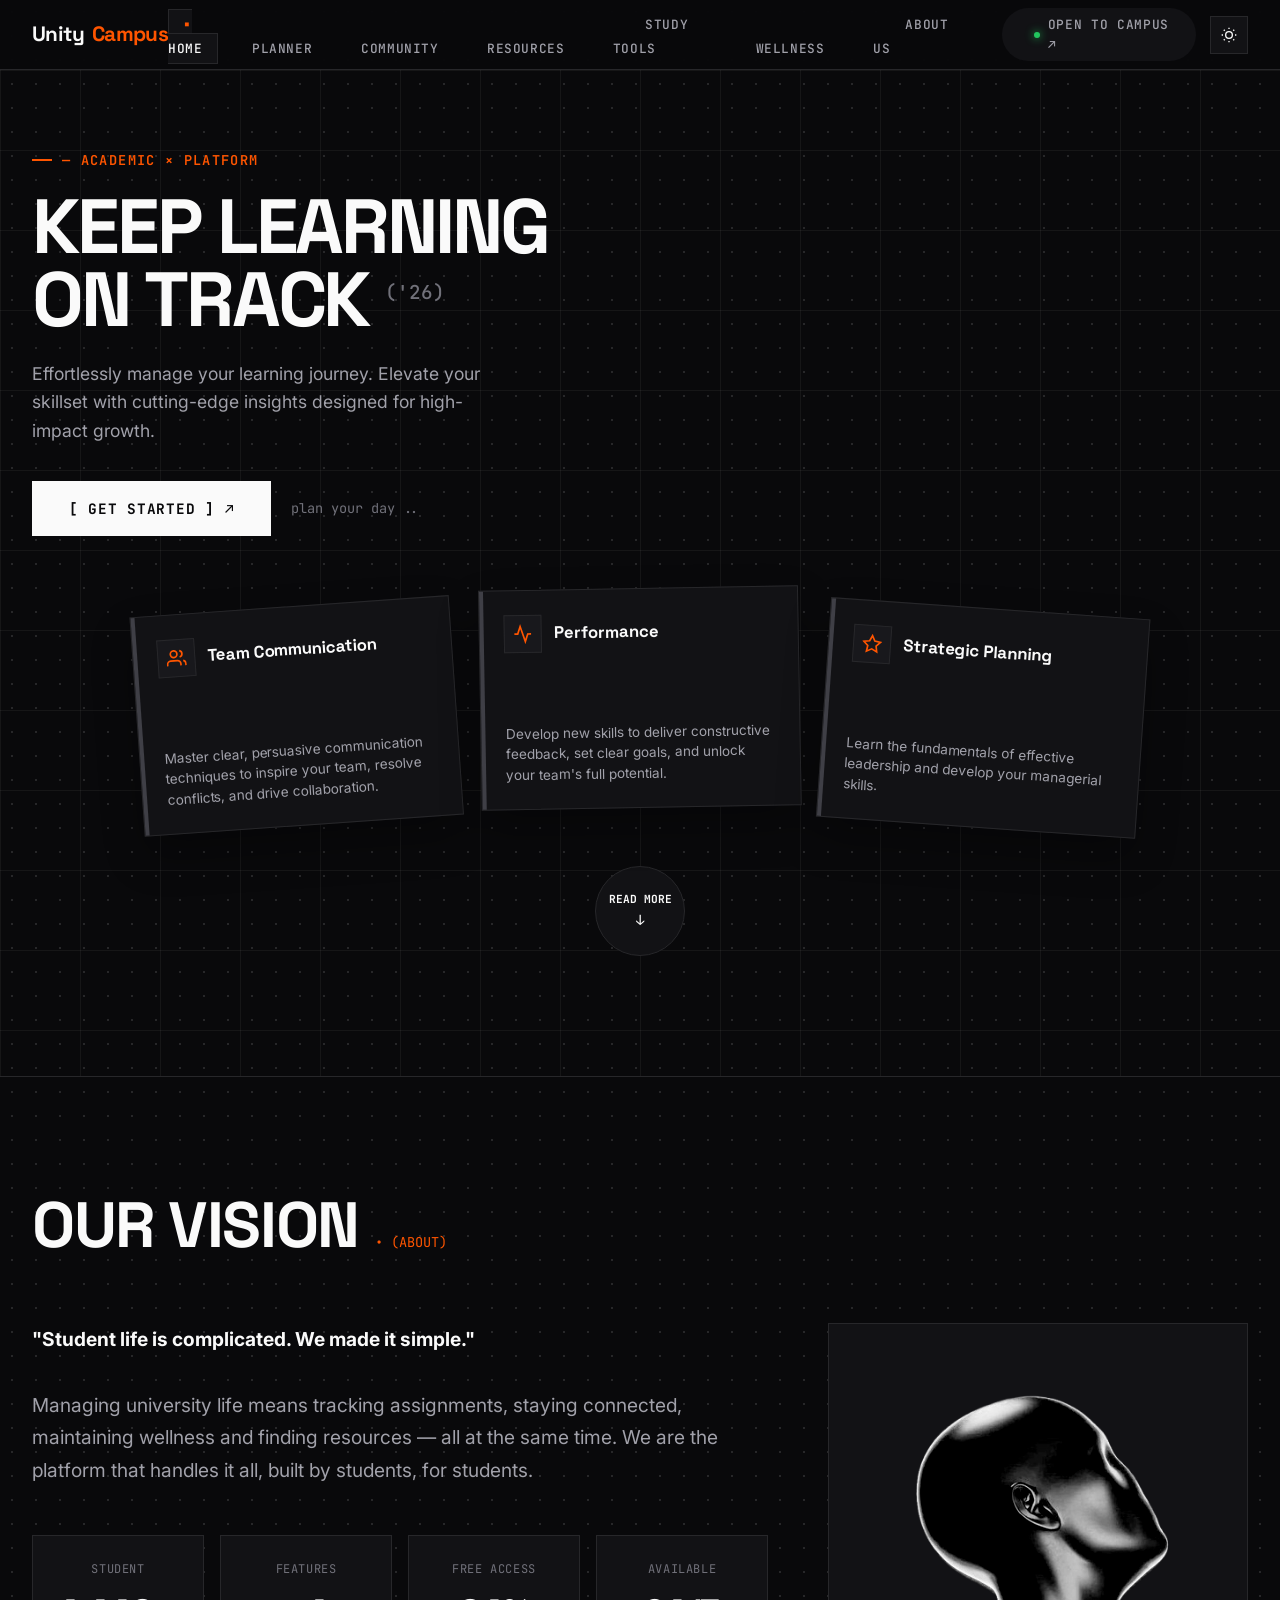
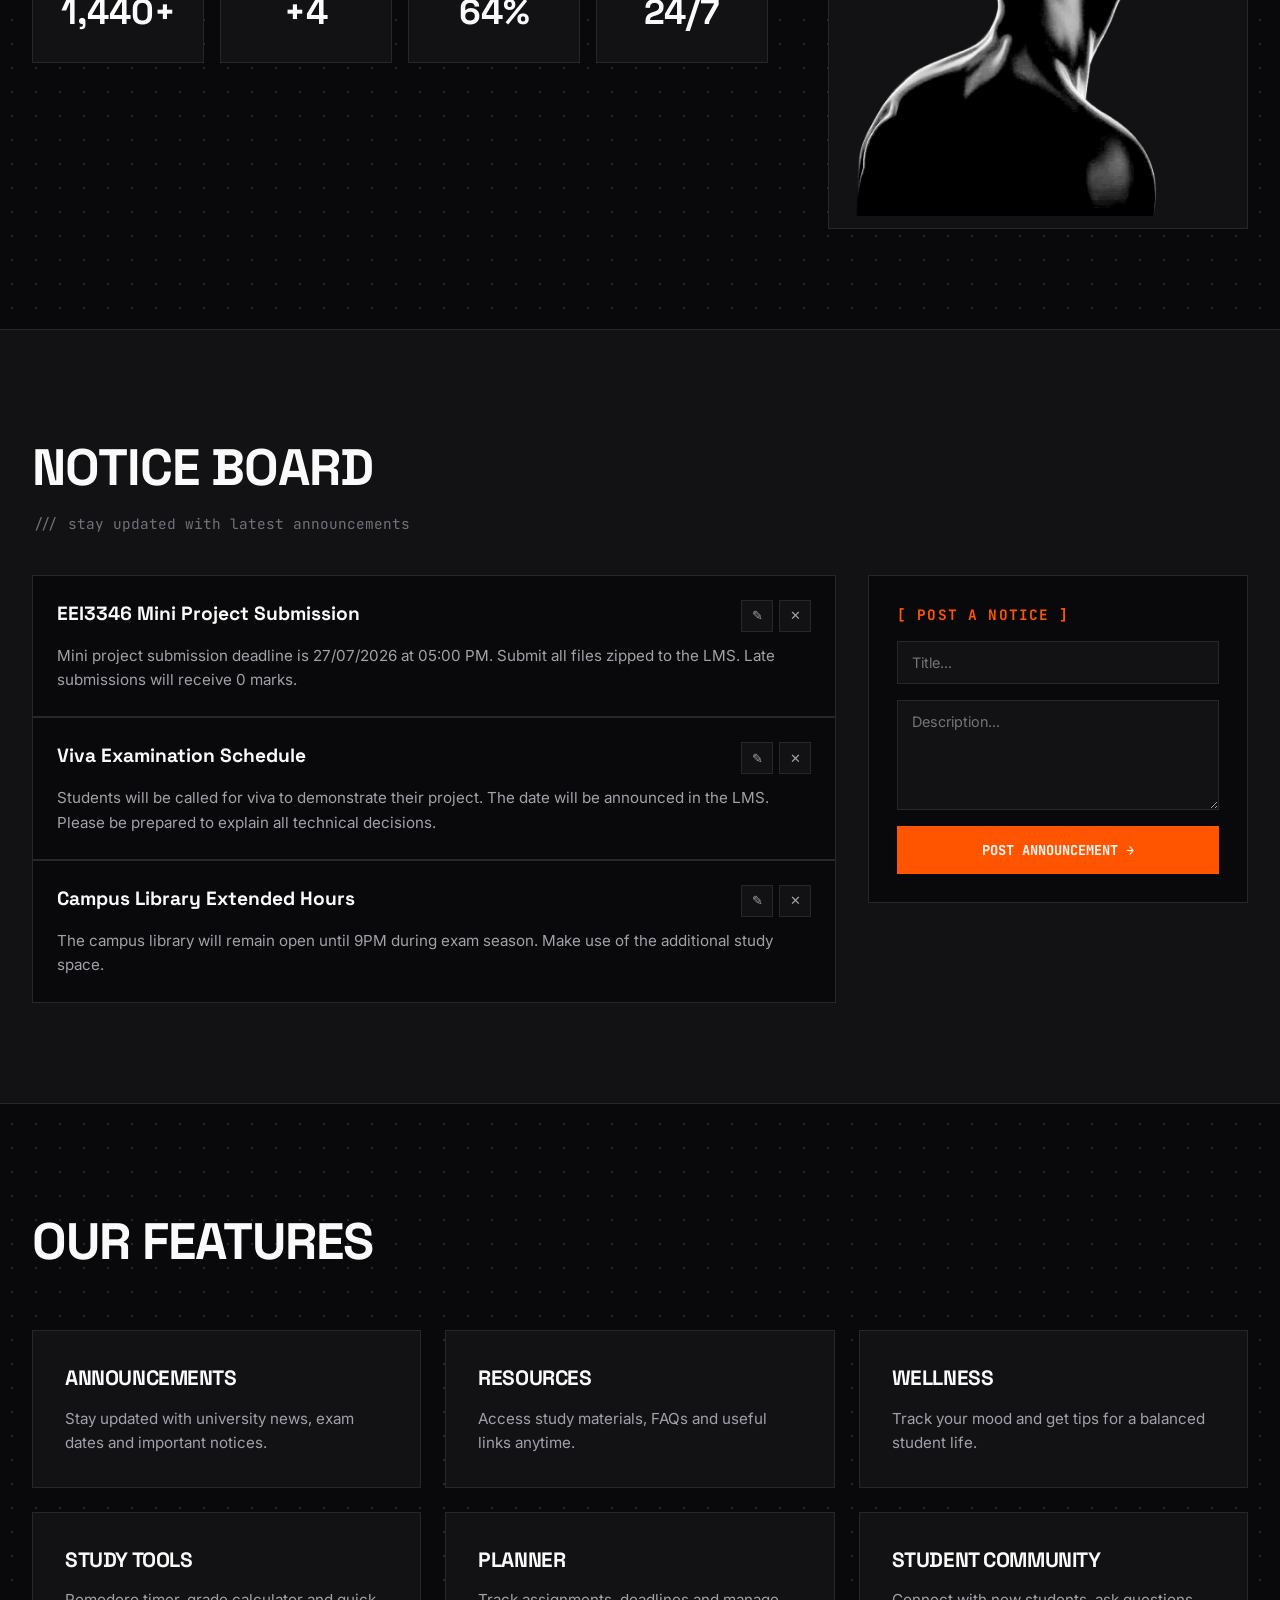
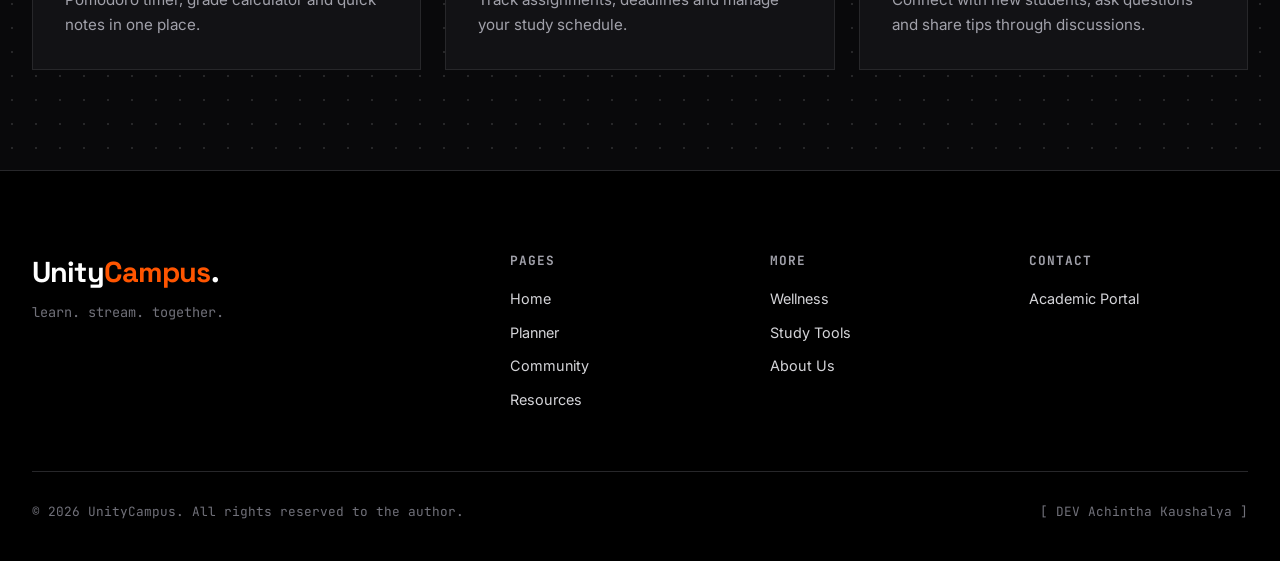
<file: index.html>
<!DOCTYPE html>
<html lang="en" data-theme="dark">

<head>
    <meta charset="UTF-8">
    <meta name="viewport" content="width=device-width, initial-scale=1.0">
    <title>UnityCampus — Industrial Academic Platform</title>
    <link rel="icon" href="https://api.iconify.design/lucide:graduation-cap.svg?color=%23ff5500" type="image/svg+xml">
    
    <!-- Google Fonts: Space Grotesk, JetBrains Mono & Inter -->
    <link rel="preconnect" href="https://fonts.googleapis.com">
    <link rel="preconnect" href="https://fonts.gstatic.com" crossorigin>
    <link href="https://fonts.googleapis.com/css2?family=Inter:wght@300;400;500;600;700&family=JetBrains+Mono:wght@400;500;600;700&family=Space+Grotesk:wght@500;700;800&display=swap" rel="stylesheet">
    <link rel="stylesheet" href="pages/style.css">
</head>

<body class="dot-matrix-bg">

   
    <div id="loadingOverlay" class="loading-overlay">
        <svg class="loader-icon" viewBox="0 0 512 512">
            <path fill="currentColor" d="M178.4 251.8l-145 144c-1.9 1.9-4.6 2.8-7.4 2.8s-4.6-.9-7.4-2.8L2.8 380.1c-1.9-1.9-2.8-4.6-2.8-7.4s.9-4.6 2.8-7.4l121.7-121.7L3.7 122.7c-1.9-1.9-2.8-4.6-2.8-7.4s.9-4.6 2.8-7.4L19.5 92c1.9-1.9 4.6-2.8 7.4-2.8s4.6.9 7.4 2.8l144 145.9c1.9 1.9 2.8 4.6 2.8 7.4.1 1.9-.8 4.7-2.7 6.5M512 393.1v19.5c0 2.8-.9 5.6-2.8 7.4-1.9 1.9-4.6 2.8-7.4 2.8H204.4c-2.8 0-5.6-.9-7.4-2.8-1.9-1.9-2.8-4.6-2.8-7.4v-19.5c0-2.8.9-5.6 2.8-7.4 1.9-1.9 4.6-2.8 7.4-2.8h297.4c2.8 0 5.6.9 7.4 2.8 1.9 1.8 2.8 4.6 2.8 7.4"/>
        </svg>
        <div class="progress-track">
            <div class="progress-fill"></div>
        </div>
    </div>

    
    <nav class="navbar">
        <div class="navbar-container">
            <a href="index.html" class="navbar-logo">
                Unity<span>Campus</span>
            </a>

            <button class="navbar-toggle" id="navbarToggle" aria-label="Toggle Menu">
                <span class="bar"></span>
                <span class="bar"></span>
                <span class="bar"></span>
            </button>

            <ul class="navbar-menu" id="navbarMenu">
                <li><a href="index.html" class="active">Home</a></li>
                <li><a href="pages/planner.html">Planner</a></li>
                <li><a href="pages/community.html">Community</a></li>
                <li><a href="pages/resources.html">Resources</a></li>
                <li><a href="pages/study tools.html">Study Tools</a></li>
                <li><a href="pages/wellness.html">Wellness</a></li>
                <li><a href="pages/about us.html">About Us</a></li>
                <li>
                    <a href="#notice" class="nav-status-pill">
                        <span class="dot"></span>
                        <span>Open to Campus ↗</span>
                    </a>
                </li>
                <li>
                    <button class="theme-toggle" id="themeToggle" aria-label="Toggle Theme">
                        <svg id="sunIcon" viewBox="0 0 24 24">
                            <circle cx="12" cy="12" r="5"></circle>
                            <line x1="12" y1="1" x2="12" y2="3"></line>
                            <line x1="12" y1="21" x2="12" y2="23"></line>
                            <line x1="4.22" y1="4.22" x2="5.64" y2="5.64"></line>
                            <line x1="18.36" y1="18.36" x2="19.78" y2="19.78"></line>
                            <line x1="1" y1="12" x2="3" y2="12"></line>
                            <line x1="21" y1="12" x2="23" y2="12"></line>
                            <line x1="4.22" y1="19.78" x2="5.64" y2="18.36"></line>
                            <line x1="18.36" y1="5.64" x2="19.78" y2="4.22"></line>
                        </svg>
                        <svg id="moonIcon" viewBox="0 0 24 24" style="display: none;">
                            <path d="M21 12.79A9 9 0 1 1 11.21 3 7 7 0 0 0 21 12.79z"></path>
                        </svg>
                    </button>
                </li>
            </ul>
        </div>
    </nav>

    
    <section class="custom-card grid-line-bg">
        <div class="hero-inner-container">
            <div class="hero-meta-tag">— ACADEMIC × PLATFORM</div>
            
            <div class="hero-main-grid">
                <div>
                    <h1 class="hero-text">
                        Keep learning <br>On Track <span class="year-badge">('26)</span>
                    </h1>
                    <p class="des">
                        Effortlessly manage your learning journey. Elevate your skillset with cutting-edge insights designed for high-impact growth.
                    </p>
                    <div class="hero-cta-wrap">
                        <a href="#planner" class="button1">[ Get Started ] ↗</a>
                        <span class="button-des">plan your day ..</span>
                    </div>
                </div>
            </div>

          
            <div class="boxes-wrapper">
                <div class="box box-1">
                    <div class="com-con">
                        <div class="icon-circle">
                            <svg viewBox="0 0 24 24"><path d="M17 21v-2a4 4 0 0 0-4-4H5a4 4 0 0 0-4 4v2"/><circle cx="9" cy="7" r="4"/><path d="M23 21v-2a4 4 0 0 0-3-3.87"/><path d="M16 3.13a4 4 0 0 1 0 7.75"/></svg>
                        </div>
                        <p class="tag">Team Communication</p>
                    </div>
                    <p class="desc-card">Master clear, persuasive communication techniques to inspire your team, resolve conflicts, and drive collaboration.</p>
                </div>

                <div class="box box-2">
                    <div class="growth-con">
                        <div class="icon-circle">
                            <svg viewBox="0 0 24 24"><polyline points="22 12 18 12 15 21 9 3 6 12 2 12"/></svg>
                        </div>
                        <p class="tag">Performance</p>
                    </div>
                    <p class="desc-card">Develop new skills to deliver constructive feedback, set clear goals, and unlock your team's full potential.</p>
                </div>

                <div class="box box-3">
                    <div class="plan-con">
                        <div class="icon-circle">
                            <svg viewBox="0 0 24 24"><polygon points="12 2 15.09 8.26 22 9.27 17 14.14 18.18 21.02 12 17.77 5.82 21.02 7 14.14 2 9.27 8.91 8.26 12 2"/></svg>
                        </div>
                        <p class="tag">Strategic Planning</p>
                    </div>
                    <p class="desc-card">Learn the fundamentals of effective leadership and develop your managerial skills.</p>
                </div>
            </div>

            <div class="hero-action-bottom">
                <div class="readmore">
                    <a href="#notice" class="arrow">
                        <span>READ MORE</span>
                        <span style="font-size: 14px; margin-top: 2px;">↓</span>
                    </a>
                </div>
            </div>
        </div>
    </section>

    
    <section class="container2">
        <div class="vision-header">
            <h2 class="vision">Our Vision</h2>
            <span class="vision-subtag">• (ABOUT)</span>
        </div>

        <div class="vision-content">
            <div class="vision-left">
                <p class="description">
                    <strong>"Student life is complicated. We made it simple."</strong><br><br>
                    Managing university life means tracking assignments, staying connected, maintaining wellness and finding resources — all at the same time. We are the platform that handles it all, built by students, for students.
                </p>

                <div class="container3">
                    <div class="container4">
                        <p class="student">Student</p>
                        <p class="student1"><span id="Counter">0</span>+</p>
                    </div>
                    <div class="container4">
                        <p class="features">Features</p>
                        <p class="features1">+<span id="FeatureCounter">0</span></p>
                    </div>
                    <div class="container4">
                        <p class="student">Free Access</p>
                        <p class="free1"><span id="spanCounter">0</span>%</p>
                    </div>
                    <div class="container4">
                        <p class="available">Available</p>
                        <p class="available1">24/7</p>
                    </div>
                </div>
            </div>

            <div class="vision-image-container">
                <img src="images/vision1.png" alt="Campus Vision" class="vision-img" onerror="this.src='https://placehold.co/600x800/18181c/a1a1aa?text=UnityCampus+Vision'">
            </div>
        </div>
    </section>

    <!-- 5. NOTICE BOARD SECTION -->
    <section class="notice-page" id="notice">
        <div class="notice-inner">
            <div class="notice-header">
                <h2 class="notice-title">Notice Board</h2>
                <p class="notice-sub">/// stay updated with latest announcements</p>
            </div>

            <div class="notice-layout">
                <div class="notices-left">
                    <div id="noticesList"></div>
                </div>

                <div class="notices-right">
                    <div class="notice-form-card">
                        <p class="form-title" id="formTitle">[ Post a Notice ]</p>
                        <input type="text" id="noticeTitle" placeholder="Title..." class="notice-input">
                        <textarea id="noticeContent" placeholder="Description..." class="notice-input notice-textarea"></textarea>
                        <button class="notice-post-btn" id="noticeSubmitBtn" onclick="submitNotice()">Post Announcement →</button>
                        <button class="notice-cancel-btn" id="noticeCancelBtn" onclick="cancelEdit()" style="display:none;">Cancel Edit</button>
                    </div>
                </div>
            </div>
        </div>
    </section>

    <!--FEATURES GRID SECTION -->
    <section class="container10">
        <h2 class="text2">Our Features</h2>

        <div class="featuresgrid">
            <div class="card2">
                <h3 class="cardtext">Announcements</h3>
                <p class="cardtext2">Stay updated with university news, exam dates and important notices.</p>
            </div>

            <div class="card2">
                <h3 class="cardtext">Resources</h3>
                <p class="cardtext2">Access study materials, FAQs and useful links anytime.</p>
            </div>

            <div class="card2">
                <h3 class="cardtext">Wellness</h3>
                <p class="cardtext2">Track your mood and get tips for a balanced student life.</p>
            </div>

            <div class="card2">
                <h3 class="cardtext">Study Tools</h3>
                <p class="cardtext2">Pomodoro timer, grade calculator and quick notes in one place.</p>
            </div>

            <div class="card2">
                <h3 class="cardtext">Planner</h3>
                <p class="cardtext2">Track assignments, deadlines and manage your study schedule.</p>
            </div>

            <div class="card2">
                <h3 class="cardtext">Student Community</h3>
                <p class="cardtext2">Connect with new students, ask questions and share tips through discussions.</p>
            </div>
        </div>
    </section>

    <!-- FOOTER -->
    <footer class="footer">
        <div class="top">
            <div>
                <p class="logo">Unity<span>Campus</span>.</p>
                <p class="footer-tagline">learn. stream. together.</p>
            </div>
            <div class="footercol">
                <p class="footerheading">Pages</p>
                <a href="index.html">Home</a>
                <a href="#planner">Planner</a>
                <a href="#community">Community</a>
                <a href="#resources">Resources</a>
            </div>
            <div class="footercol">
                <p class="footerheading">More</p>
                <a href="#wellness">Wellness</a>
                <a href="#study-tools">Study Tools</a>
                <a href="#about">About Us</a>
            </div>
            <div class="footercol">
                <p class="footerheading">Contact</p>
                <a href="mailto:contact@unitycampus.edu">Academic Portal</a>
            </div>
        </div>

        <div class="footerbottom">
            <p>© 2026 UnityCampus. All rights reserved to the author.</p>
            <p>[ DEV Achintha Kaushalya ]</p>
        </div>
    </footer>

    <script src="pages/app.js"></script>
</body>

</html>
</file>
<file: pages/style.css>
:root {
    --bg: #09090B;
    --surface: #121215;
    --surface-elevated: #18181C;
    --border: #27272A;
    --border-strong: #3F3F46;
    --text-primary: #FAFAFA;
    --text-secondary: #A1A1AA;
    --text-tertiary: #71717A;
    --accent: #FF5500;
    --accent-hover: #E04B00;
    --accent-glow: rgba(255, 85, 0, 0.15);
    --grid-line: rgba(255, 255, 255, 0.05);
    --dot-color: rgba(255, 255, 255, 0.12);
    --transition-fast: cubic-bezier(0.16, 1, 0.3, 1);
}

[data-theme="light"] {
    --bg: #EAEAEB;
    --surface: #F4F4F5;
    --surface-elevated: #FFFFFF;
    --border: #D4D4D8;
    --border-strong: #A1A1AA;
    --text-primary: #09090B;
    --text-secondary: #52525B;
    --text-tertiary: #71717A;
    --accent: #FF5500;
    --accent-hover: #D94800;
    --accent-glow: rgba(255, 85, 0, 0.1);
    --grid-line: rgba(0, 0, 0, 0.06);
    --dot-color: rgba(0, 0, 0, 0.15);
}


* {
    margin: 0;
    padding: 0;
    box-sizing: border-box;
    -webkit-font-smoothing: antialiased;
}

html {
    scroll-behavior: smooth;
}

body {
    padding-top: 70px;
    overflow-x: hidden;
    background-color: var(--bg);
    color: var(--text-primary);
    font-family: 'Inter', -apple-system, BlinkMacSystemFont, sans-serif;
    line-height: 1.5;
    transition: background-color 0.3s var(--transition-fast), color 0.3s var(--transition-fast);
}


.dot-matrix-bg {
    background-image: radial-gradient(var(--dot-color) 1px, transparent 1px);
    background-size: 24px 24px;
}

.grid-line-bg {
    background-image: linear-gradient(var(--grid-line) 1px, transparent 1px),
        linear-gradient(90deg, var(--grid-line) 1px, transparent 1px);
    background-size: 80px 80px;
}


h1,
h2,
h3,
h4,
.font-display {
    font-family: 'Space Grotesk', sans-serif;
    text-transform: uppercase;
    letter-spacing: -0.02em;
}

.font-mono {
    font-family: 'JetBrains Mono', monospace;
}


.loading-overlay {
    position: fixed;
    top: 0;
    left: 0;
    width: 100vw;
    height: 100vh;
    background-color: #09090B;
    display: flex;
    flex-direction: column;
    justify-content: center;
    align-items: center;
    z-index: 99999;
    transition: opacity 0.5s ease, visibility 0.5s ease;
}

.loading-overlay.hidden {
    opacity: 0;
    visibility: hidden;
    pointer-events: none;
}

.loader-icon {
    width: 42px;
    height: 42px;
    margin-bottom: 20px;
    color: var(--accent);
    animation: blink 1s linear infinite;
}

.progress-track {
    width: 200px;
    height: 3px;
    background: #27272A;
    overflow: hidden;
}

.progress-fill {
    height: 100%;
    width: 0%;
    background-color: var(--accent);
    animation: fillProgress 1.8s var(--transition-fast) forwards;
}

@keyframes fillProgress {
    0% {
        width: 0%;
    }

    100% {
        width: 100%;
    }
}

@keyframes blink {

    0%,
    100% {
        opacity: 1;
    }

    50% {
        opacity: 0.3;
    }
}


.navbar {
    display: flex;
    justify-content: center;
    align-items: center;
    height: 70px;
    width: 100%;
    position: fixed;
    top: 0;
    left: 0;
    background: rgba(9, 9, 11, 0.85);
    backdrop-filter: blur(12px);
    border-bottom: 1px solid var(--border);
    z-index: 9999;
    transition: background 0.3s;
}

[data-theme="light"] .navbar {
    background: rgba(234, 234, 235, 0.85);
}

.navbar-container {
    display: flex;
    justify-content: space-between;
    align-items: center;
    width: 100%;
    padding: 0 2rem;
    max-width: 1500px;
}

.navbar-logo {
    display: flex;
    align-items: center;
    gap: 8px;
    font-family: 'Space Grotesk', sans-serif;
    font-weight: 800;
    font-size: 1.3rem;
    color: var(--text-primary);
    text-decoration: none;
    letter-spacing: -0.03em;
}

.navbar-logo span {
    color: var(--accent);
}

.navbar-menu {
    display: flex;
    gap: 0.25rem;
    list-style: none;
    align-items: center;
}

.navbar-menu li a {
    text-decoration: none;
    color: var(--text-secondary);
    font-family: 'JetBrains Mono', monospace;
    font-size: 0.8rem;
    font-weight: 500;
    padding: 6px 14px;
    text-transform: uppercase;
    letter-spacing: 0.05em;
    transition: all 0.2s;
    border: 1px solid transparent;
}

.navbar-menu li a::before {
    content: '▪ ';
    color: var(--accent);
    opacity: 0;
    transition: opacity 0.2s;
}

.navbar-menu li a:hover,
.navbar-menu li a.active {
    color: var(--text-primary);
    background: var(--surface);
    border-color: var(--border);
}

.navbar-menu li a:hover::before,
.navbar-menu li a.active::before {
    opacity: 1;
}

.nav-status-pill {
    display: inline-flex;
    align-items: center;
    gap: 8px;
    background: var(--surface);
    border: 1px solid var(--border);
    padding: 6px 16px;
    border-radius: 99px;
    font-family: 'JetBrains Mono', monospace;
    font-size: 0.75rem;
    color: var(--text-primary);
    text-decoration: none;
    margin-left: 12px;
}

.nav-status-pill .dot {
    width: 6px;
    height: 6px;
    background: #22C55E;
    border-radius: 50%;
    box-shadow: 0 0 8px #22C55E;
}

.theme-toggle {
    background: var(--surface);
    border: 1px solid var(--border);
    color: var(--text-primary);
    width: 38px;
    height: 38px;
    display: flex;
    align-items: center;
    justify-content: center;
    cursor: pointer;
    transition: all 0.2s;
    margin-left: 10px;
}

.theme-toggle:hover {
    border-color: var(--accent);
    color: var(--accent);
}

.theme-toggle svg {
    width: 16px;
    height: 16px;
    fill: none;
    stroke: currentColor;
    stroke-width: 2;
}

.navbar-toggle {
    display: none;
    background: transparent;
    border: none;
    cursor: pointer;
    padding: 8px;
    flex-direction: column;
    gap: 5px;
}

.bar {
    display: block;
    width: 22px;
    height: 2px;
    background-color: var(--text-primary);
}


.custom-card {
    position: relative;
    padding: 80px 2rem 120px;
    border-bottom: 1px solid var(--border);
    overflow: hidden;
}

.hero-inner-container {
    max-width: 1400px;
    margin: 0 auto;
    position: relative;
    z-index: 2;
}

.hero-meta-tag {
    font-family: 'JetBrains Mono', monospace;
    color: var(--accent);
    font-size: 0.85rem;
    font-weight: 600;
    text-transform: uppercase;
    letter-spacing: 0.1em;
    margin-bottom: 20px;
    display: flex;
    align-items: center;
    gap: 10px;
}

.hero-meta-tag::before {
    content: '';
    display: inline-block;
    width: 20px;
    height: 2px;
    background: var(--accent);
}

.hero-main-grid {
    display: grid;
    grid-template-columns: 1.2fr 0.8fr;
    gap: 40px;
    align-items: center;
    margin-bottom: 60px;
}

.hero-text {
    font-size: clamp(3.2rem, 6vw, 5.5rem);
    font-weight: 800;
    line-height: 0.95;
    color: var(--text-primary);
    letter-spacing: -0.04em;
}

.hero-text span.year-badge {
    font-family: 'JetBrains Mono', monospace;
    font-size: 1.2rem;
    font-weight: 500;
    color: var(--text-tertiary);
    vertical-align: super;
    letter-spacing: 0;
}

.des {
    font-size: 1.1rem;
    color: var(--text-secondary);
    line-height: 1.6;
    max-width: 480px;
    margin-top: 24px;
}

.hero-cta-wrap {
    margin-top: 36px;
    display: flex;
    align-items: center;
    gap: 20px;
}

.button1 {
    display: inline-flex;
    align-items: center;
    gap: 10px;
    background: var(--text-primary);
    color: var(--bg);
    border: 1px solid var(--text-primary);
    padding: 16px 36px;
    font-family: 'JetBrains Mono', monospace;
    font-size: 0.9rem;
    font-weight: 700;
    text-transform: uppercase;
    letter-spacing: 0.05em;
    cursor: pointer;
    text-decoration: none;
    transition: all 0.25s var(--transition-fast);
}

.button1:hover {
    background: var(--accent);
    border-color: var(--accent);
    color: #FFFFFF;
    transform: translateY(-2px);
    box-shadow: 0 10px 25px var(--accent-glow);
}

.button-des {
    font-family: 'JetBrains Mono', monospace;
    font-size: 0.85rem;
    color: var(--text-tertiary);
}


.boxes-wrapper {
    display: flex;
    justify-content: center;
    align-items: center;
    gap: 24px;
    margin-top: 40px;
    perspective: 1000px;
}

.box {
    width: 320px;
    height: 220px;
    background: var(--surface);
    border: 1px solid var(--border);
    padding: 24px;
    display: flex;
    flex-direction: column;
    justify-content: space-between;
    transition: all 0.35s var(--transition-fast);
    box-shadow: 0 20px 40px rgba(0, 0, 0, 0.3);
    position: relative;
}

.box::before {
    content: '';
    position: absolute;
    top: 0;
    left: 0;
    width: 4px;
    height: 100%;
    background: var(--border-strong);
    transition: background 0.3s;
}

.box-1 {
    transform: rotate(-4deg) translateY(10px);
}

.box-2 {
    transform: rotate(-1deg) translateY(-8px);
}

.box-3 {
    transform: rotate(4deg) translateY(12px);
}

.box:hover {
    transform: translateY(-16px) rotate(0deg) scale(1.03);
    z-index: 10;
    border-color: var(--accent);
    box-shadow: 0 25px 50px rgba(0, 0, 0, 0.5), 0 0 15px var(--accent-glow);
}

.box:hover::before {
    background: var(--accent);
}

.com-con,
.growth-con,
.plan-con {
    display: flex;
    align-items: center;
    gap: 12px;
}

.icon-circle {
    width: 38px;
    height: 38px;
    background: var(--surface-elevated);
    border: 1px solid var(--border);
    display: flex;
    align-items: center;
    justify-content: center;
    color: var(--accent);
}

.icon-circle svg {
    width: 20px;
    height: 20px;
    fill: none;
    stroke: currentColor;
    stroke-width: 2;
}

.tag {
    font-family: 'Space Grotesk', sans-serif;
    font-size: 1.05rem;
    font-weight: 700;
    color: var(--text-primary);
}

.desc-card {
    font-size: 0.85rem;
    color: var(--text-secondary);
    line-height: 1.5;
}


.hero-action-bottom {
    display: flex;
    justify-content: center;
    margin-top: 50px;
}

.readmore .arrow {
    display: flex;
    flex-direction: column;
    align-items: center;
    justify-content: center;
    width: 90px;
    height: 90px;
    border-radius: 50%;
    background: var(--surface);
    border: 1px solid var(--border);
    color: var(--text-primary);
    font-family: 'JetBrains Mono', monospace;
    font-size: 0.7rem;
    font-weight: 700;
    cursor: pointer;
    transition: all 0.25s var(--transition-fast);
    text-decoration: none;
}

.readmore .arrow:hover {
    background: var(--accent);
    border-color: var(--accent);
    color: #FFFFFF;
    transform: scale(1.08);
}

.container2 {
    padding: 100px 2rem;
    max-width: 1400px;
    margin: 0 auto;
    border-bottom: 1px solid var(--border);
}

.vision-header {
    display: flex;
    align-items: baseline;
    gap: 16px;
    margin-bottom: 50px;
}

.vision {
    font-size: clamp(2.5rem, 5vw, 4rem);
    font-weight: 800;
    color: var(--text-primary);
}

.vision-subtag {
    font-family: 'JetBrains Mono', monospace;
    font-size: 0.85rem;
    color: var(--accent);
}

.vision-content {
    display: grid;
    grid-template-columns: 1fr 420px;
    gap: 60px;
    align-items: start;
}

.description {
    font-size: 1.2rem;
    line-height: 1.7;
    color: var(--text-secondary);
    margin-bottom: 48px;
}

.description strong {
    color: var(--text-primary);
    font-weight: 700;
}


.container3 {
    display: grid;
    grid-template-columns: repeat(4, 1fr);
    gap: 16px;
}

.container4 {
    background: var(--surface);
    border: 1px solid var(--border);
    padding: 24px 16px;
    text-align: center;
    transition: border-color 0.2s;
}

.container4:hover {
    border-color: var(--accent);
}

.student,
.features,
.available {
    font-family: 'JetBrains Mono', monospace;
    color: var(--text-tertiary);
    font-size: 0.75rem;
    text-transform: uppercase;
    letter-spacing: 0.05em;
    margin-bottom: 8px;
}

.student1,
.features1,
.free1,
.available1 {
    font-family: 'Space Grotesk', sans-serif;
    color: var(--text-primary);
    font-size: 2.2rem;
    font-weight: 800;
}

.vision-image-container {
    position: relative;
    background: var(--surface);
    border: 1px solid var(--border);
    padding: 12px;
}


.vision-img {
    width: 100%;
    height: auto;
    max-height: 480px;
    object-fit: cover;
    display: block;
    filter: grayscale(100%) contrast(120%);
    transition: filter 0.3s;
}

.vision-image-container:hover .vision-img {
    filter: grayscale(0%) contrast(100%);
}


.notice-page {
    padding: 100px 2rem;
    background: var(--surface);
    border-bottom: 1px solid var(--border);
}

.notice-inner {
    max-width: 1400px;
    margin: 0 auto;
}

.notice-header {
    margin-bottom: 40px;
}

.notice-title {
    font-size: clamp(2.2rem, 4vw, 3.5rem);
    font-weight: 800;
    color: var(--text-primary);
}

.notice-sub {
    font-family: 'JetBrains Mono', monospace;
    font-size: 0.9rem;
    color: var(--text-tertiary);
    margin-top: 6px;
}

.notice-layout {
    display: grid;
    grid-template-columns: 1fr 380px;
    gap: 32px;
    align-items: start;
}

.notices-left {
    display: flex;
    flex-direction: column;
    gap: 16px;
}

.notice-card {
    background: var(--bg);
    border: 1px solid var(--border);
    padding: 24px;
    transition: all 0.2s;
    position: relative;
}

.notice-card:hover {
    border-color: var(--border-strong);
}

.notice-card-header {
    display: flex;
    justify-content: space-between;
    align-items: flex-start;
    margin-bottom: 12px;
    gap: 16px;
}

.notice-card-title {
    font-family: 'Space Grotesk', sans-serif;
    font-size: 1.2rem;
    font-weight: 700;
    color: var(--text-primary);
}

.notice-card-actions {
    display: flex;
    gap: 6px;
}

.notice-edit-btn,
.notice-del-btn {
    background: var(--surface);
    border: 1px solid var(--border);
    color: var(--text-secondary);
    width: 32px;
    height: 32px;
    display: flex;
    align-items: center;
    justify-content: center;
    cursor: pointer;
    transition: all 0.2s;
}

.notice-edit-btn:hover {
    background: var(--accent);
    border-color: var(--accent);
    color: #FFFFFF;
}

.notice-del-btn:hover {
    background: #EF4444;
    border-color: #EF4444;
    color: #FFFFFF;
}

.notice-card-content {
    font-size: 0.95rem;
    color: var(--text-secondary);
    line-height: 1.6;
}


.notices-right {
    position: sticky;
    top: 90px;
}

.notice-form-card {
    background: var(--bg);
    border: 1px solid var(--border);
    padding: 28px;
    display: flex;
    flex-direction: column;
    gap: 16px;
}

.form-title {
    font-family: 'JetBrains Mono', monospace;
    font-size: 0.9rem;
    font-weight: 700;
    color: var(--accent);
    text-transform: uppercase;
    letter-spacing: 0.08em;
}

.notice-input {
    width: 100%;
    background: var(--surface);
    border: 1px solid var(--border);
    color: var(--text-primary);
    font-family: inherit;
    font-size: 0.9rem;
    padding: 12px 14px;
    outline: none;
    transition: border 0.2s;
}

.notice-input:focus {
    border-color: var(--accent);
}

.notice-textarea {
    resize: vertical;
    min-height: 110px;
}

.notice-post-btn {
    width: 100%;
    background: var(--accent);
    border: 1px solid var(--accent);
    color: #FFFFFF;
    font-family: 'JetBrains Mono', monospace;
    font-size: 0.85rem;
    font-weight: 700;
    text-transform: uppercase;
    padding: 14px;
    cursor: pointer;
    transition: all 0.2s;
}

.notice-post-btn:hover {
    background: var(--accent-hover);
}

.notice-cancel-btn {
    width: 100%;
    background: transparent;
    border: 1px solid var(--border);
    color: var(--text-tertiary);
    font-family: 'JetBrains Mono', monospace;
    font-size: 0.8rem;
    padding: 10px;
    cursor: pointer;
}

.notice-cancel-btn:hover {
    border-color: #EF4444;
    color: #EF4444;
}

.notice-empty {
    text-align: center;
    padding: 50px 20px;
    border: 1px dashed var(--border);
    color: var(--text-tertiary);
    font-family: 'JetBrains Mono', monospace;
    font-size: 0.85rem;
}


.container10 {
    padding: 100px 2rem;
    max-width: 1400px;
    margin: 0 auto;
}

.text2 {
    font-size: clamp(2.2rem, 4vw, 3.5rem);
    font-weight: 800;
    color: var(--text-primary);
    margin-bottom: 50px;
}

.featuresgrid {
    display: grid;
    grid-template-columns: repeat(3, 1fr);
    gap: 24px;
}

.card2 {
    background: var(--surface);
    border: 1px solid var(--border);
    padding: 32px;
    transition: all 0.25s var(--transition-fast);
    position: relative;
}

.card2::after {
    content: '';
    position: absolute;
    bottom: -1px;
    right: -1px;
    width: 12px;
    height: 12px;
    border-right: 2px solid var(--accent);
    border-bottom: 2px solid var(--accent);
    opacity: 0;
    transition: opacity 0.2s;
}

.card2:hover {
    transform: translateY(-4px);
    border-color: var(--border-strong);
}

.card2:hover::after {
    opacity: 1;
}

.cardtext {
    font-family: 'Space Grotesk', sans-serif;
    font-size: 1.3rem;
    font-weight: 700;
    color: var(--text-primary);
    margin-bottom: 12px;
}

.cardtext2 {
    font-size: 0.95rem;
    line-height: 1.6;
    color: var(--text-secondary);
}


.footer {
    background: #000000;
    color: #FFFFFF;
    padding: 80px 2rem 40px;
    border-top: 1px solid var(--border);
}

.top {
    max-width: 1400px;
    margin: 0 auto;
    display: grid;
    grid-template-columns: 2fr 1fr 1fr 1fr;
    gap: 40px;
    margin-bottom: 60px;
}

.logo {
    font-family: 'Space Grotesk', sans-serif;
    font-size: 1.8rem;
    font-weight: 800;
    letter-spacing: -0.03em;
    margin-bottom: 8px;
}

.logo span {
    color: var(--accent);
}

.footer-tagline {
    font-family: 'JetBrains Mono', monospace;
    font-size: 0.85rem;
    color: #71717A;
}

.footercol {
    display: flex;
    flex-direction: column;
    gap: 12px;
}

.footerheading {
    font-family: 'JetBrains Mono', monospace;
    font-size: 0.8rem;
    font-weight: 700;
    text-transform: uppercase;
    color: #A1A1AA;
    letter-spacing: 0.08em;
    margin-bottom: 6px;
}

.footercol a {
    text-decoration: none;
    color: #D4D4D8;
    font-size: 0.9rem;
    transition: color 0.2s;
}

.footercol a:hover {
    color: var(--accent);
}

.footerbottom {
    max-width: 1400px;
    margin: 0 auto;
    padding-top: 30px;
    border-top: 1px solid #27272A;
    display: flex;
    justify-content: space-between;
    font-family: 'JetBrains Mono', monospace;
    font-size: 0.8rem;
    color: #71717A;
}

/* -------------------------------------------------------------
           RESPONSIVE BREAKPOINTS
------------------------------------------------------------- */
@media (max-width: 1024px) {
    .hero-main-grid {
        grid-template-columns: 1fr;
    }

    .boxes-wrapper {
        flex-direction: column;
    }

    .box {
        width: 100%;
        max-width: 450px;
        transform: none !important;
    }

    .vision-content {
        grid-template-columns: 1fr;
    }

    .featuresgrid {
        grid-template-columns: repeat(2, 1fr);
    }

    .top {
        grid-template-columns: 1fr 1fr;
    }
}

@media (max-width: 768px) {
    .navbar-menu {
        display: none;
        position: fixed;
        top: 70px;
        right: 0;
        width: 100%;
        height: calc(100vh - 70px);
        background: var(--bg);
        flex-direction: column;
        align-items: flex-start;
        padding: 2rem;
        gap: 1.5rem;
    }

    .navbar-menu.active {
        display: flex;
    }

    .navbar-toggle {
        display: flex;
    }

    .container3 {
        grid-template-columns: repeat(2, 1fr);
    }

    .notice-layout {
        grid-template-columns: 1fr;
    }

    .notices-right {
        position: relative;
        top: 0;
    }

    .featuresgrid {
        grid-template-columns: 1fr;
    }

    .top {
        grid-template-columns: 1fr;
    }

    .footerbottom {
        flex-direction: column;
        gap: 12px;
    }
}
</file>
